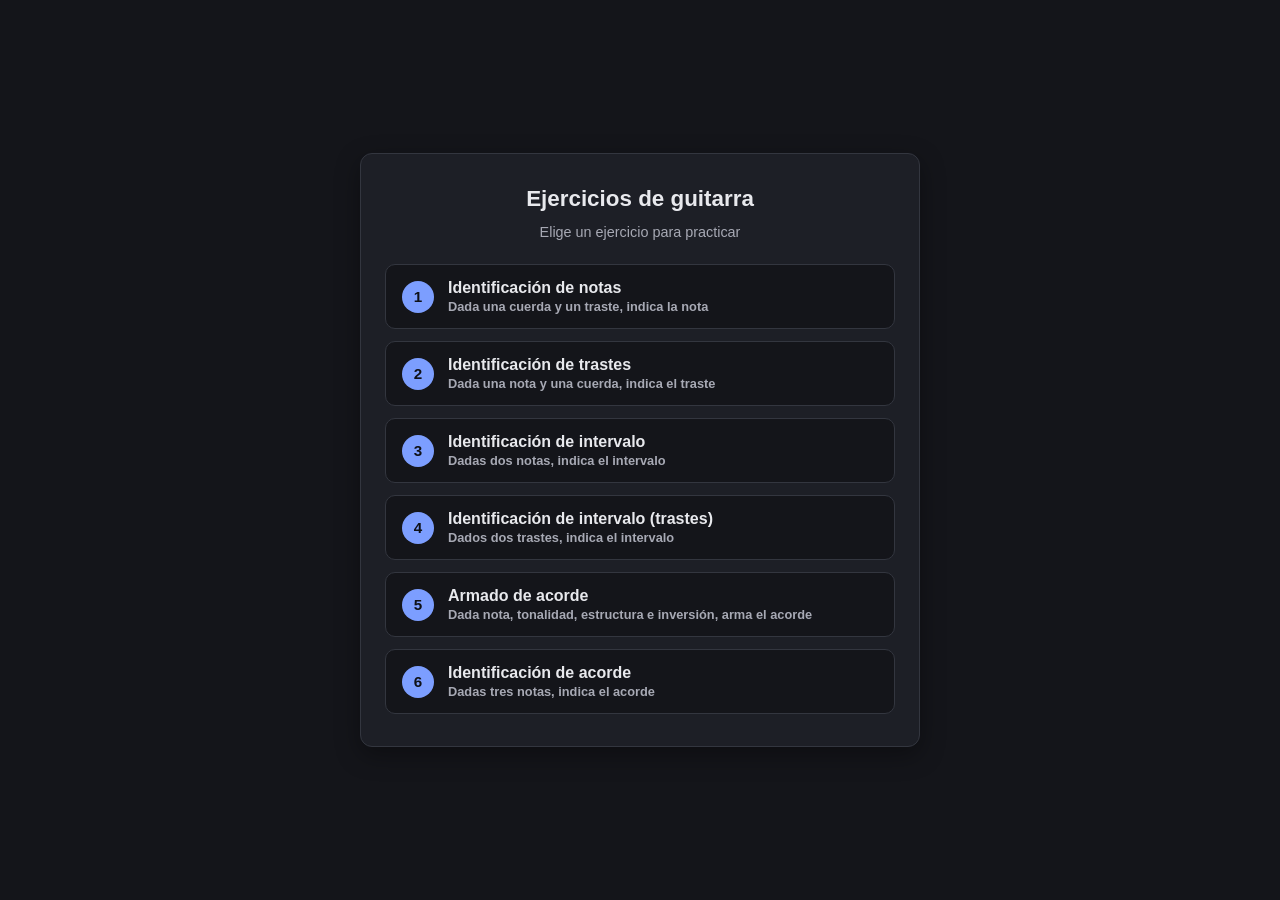
<file: index.html>
<!DOCTYPE html>
<html lang="es">
<head>
  <meta charset="UTF-8">
  <meta name="viewport" content="width=device-width, initial-scale=1.0">
  <title>Ejercicios de guitarra</title>
  <meta name="color-scheme" content="dark">
  <meta name="theme-color" content="#14151a">
  <link rel="manifest" href="./manifest.json">
  <link rel="apple-touch-icon" href="./icons/apple-touch-icon.png">
  <link rel="icon" href="./icons/icon-192.png" type="image/png">
  <link rel="stylesheet" href="style.css?v=2">
</head>
<body>
  <main class="tarjeta tarjeta-menu">
    <h1>Ejercicios de guitarra</h1>
    <p class="subtitulo">Elige un ejercicio para practicar</p>

    <nav class="lista-ejercicios">
      <button class="opcion-ejercicio" data-destino="ejercicio1.html">
        <span class="numero">1</span>
        <span class="texto">
          <span class="titulo-ejercicio">Identificación de notas</span>
          <span class="descripcion-ejercicio">Dada una cuerda y un traste, indica la nota</span>
        </span>
      </button>

      <button class="opcion-ejercicio" data-destino="ejercicio2.html">
        <span class="numero">2</span>
        <span class="texto">
          <span class="titulo-ejercicio">Identificación de trastes</span>
          <span class="descripcion-ejercicio">Dada una nota y una cuerda, indica el traste</span>
        </span>
      </button>

      <button class="opcion-ejercicio" data-destino="ejercicio3.html">
        <span class="numero">3</span>
        <span class="texto">
          <span class="titulo-ejercicio">Identificación de intervalo</span>
          <span class="descripcion-ejercicio">Dadas dos notas, indica el intervalo</span>
        </span>
      </button>

      <button class="opcion-ejercicio" data-destino="ejercicio4.html">
        <span class="numero">4</span>
        <span class="texto">
          <span class="titulo-ejercicio">Identificación de intervalo (trastes)</span>
          <span class="descripcion-ejercicio">Dados dos trastes, indica el intervalo</span>
        </span>
      </button>

      <button class="opcion-ejercicio" data-destino="ejercicio5.html">
        <span class="numero">5</span>
        <span class="texto">
          <span class="titulo-ejercicio">Armado de acorde</span>
          <span class="descripcion-ejercicio">Dada nota, tonalidad, estructura e inversión, arma el acorde</span>
        </span>
      </button>

      <button class="opcion-ejercicio" data-destino="ejercicio6.html">
        <span class="numero">6</span>
        <span class="texto">
          <span class="titulo-ejercicio">Identificación de acorde</span>
          <span class="descripcion-ejercicio">Dadas tres notas, indica el acorde</span>
        </span>
      </button>
    </nav>
  </main>

  <script src="menu.js?v=1"></script>
  <script src="./sw-register.js"></script>
</body>
</html>
</file>
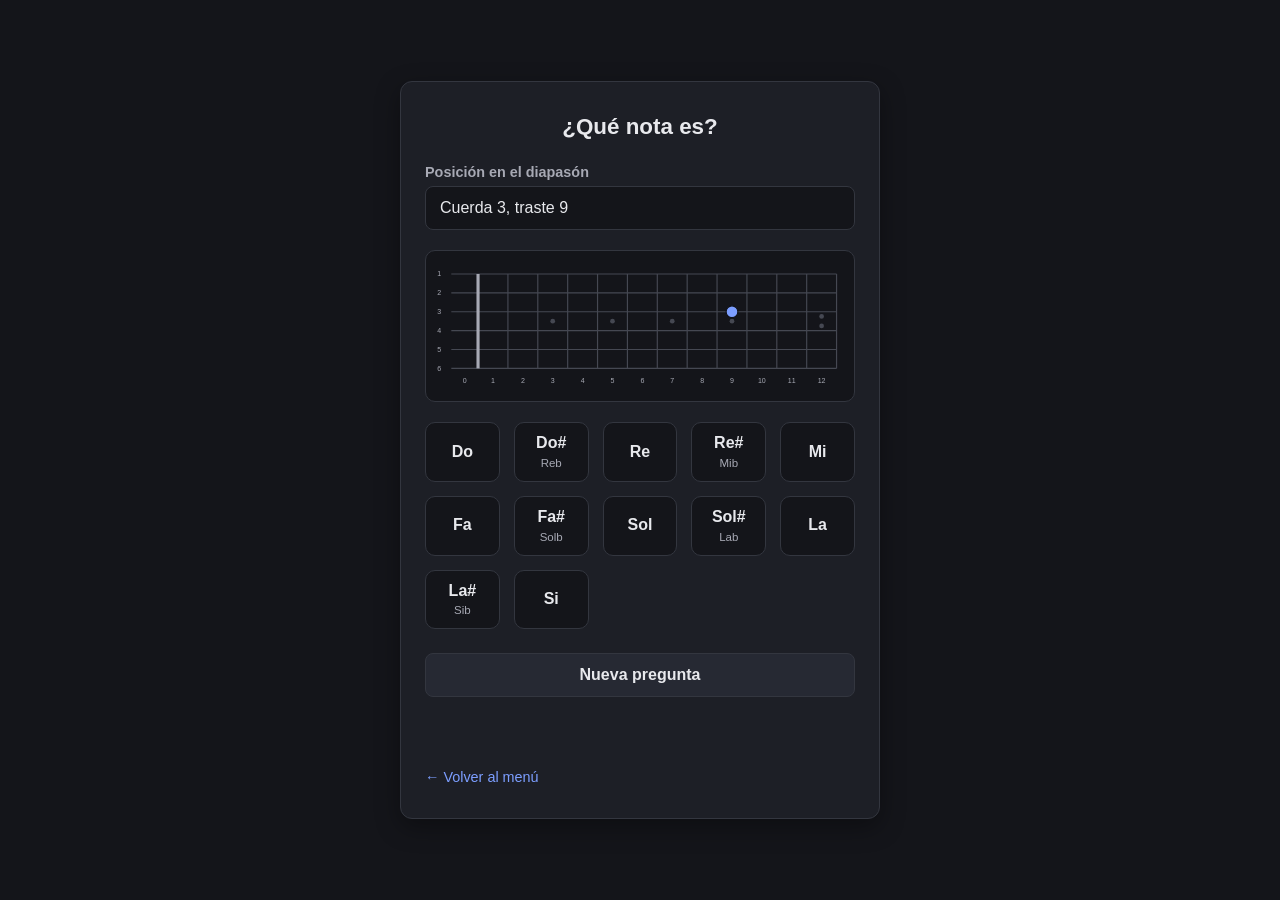
<file: ejercicio1.html>
<!DOCTYPE html>
<html lang="es">
<head>
  <meta charset="UTF-8">
  <meta name="viewport" content="width=device-width, initial-scale=1.0">
  <meta name="color-scheme" content="dark">
  <meta name="theme-color" content="#14151a">
  <link rel="manifest" href="./manifest.json">
  <link rel="apple-touch-icon" href="./icons/apple-touch-icon.png">
  <link rel="icon" href="./icons/icon-192.png" type="image/png">
  <title>Identificación de notas</title>
  <link rel="stylesheet" href="style.css?v=2">
</head>
<body>
  <main class="tarjeta">
    <h1>¿Qué nota es?</h1>

    <section class="campo">
      <label for="pregunta">Posición en el diapasón</label>
      <p id="pregunta" class="pregunta-texto">Cuerda 6, traste 0</p>
    </section>

    <div id="diapason-visual" class="diapason-contenedor"></div>

    <div id="opciones-notas" class="opciones-grid"></div>

    <div class="botones">
      <button id="btn-nueva" class="secundario">Nueva pregunta</button>
    </div>

    <p id="resultado" class="resultado" aria-live="polite"></p>

    <a class="enlace-volver" href="index.html">&larr; Volver al menú</a>
  </main>

  <script src="diapason.js?v=3"></script>
  <script src="diapasonVisual.js?v=1"></script>
  <script src="script1.js?v=5"></script>
  <script src="./sw-register.js"></script>
</body>
</html>
</file>
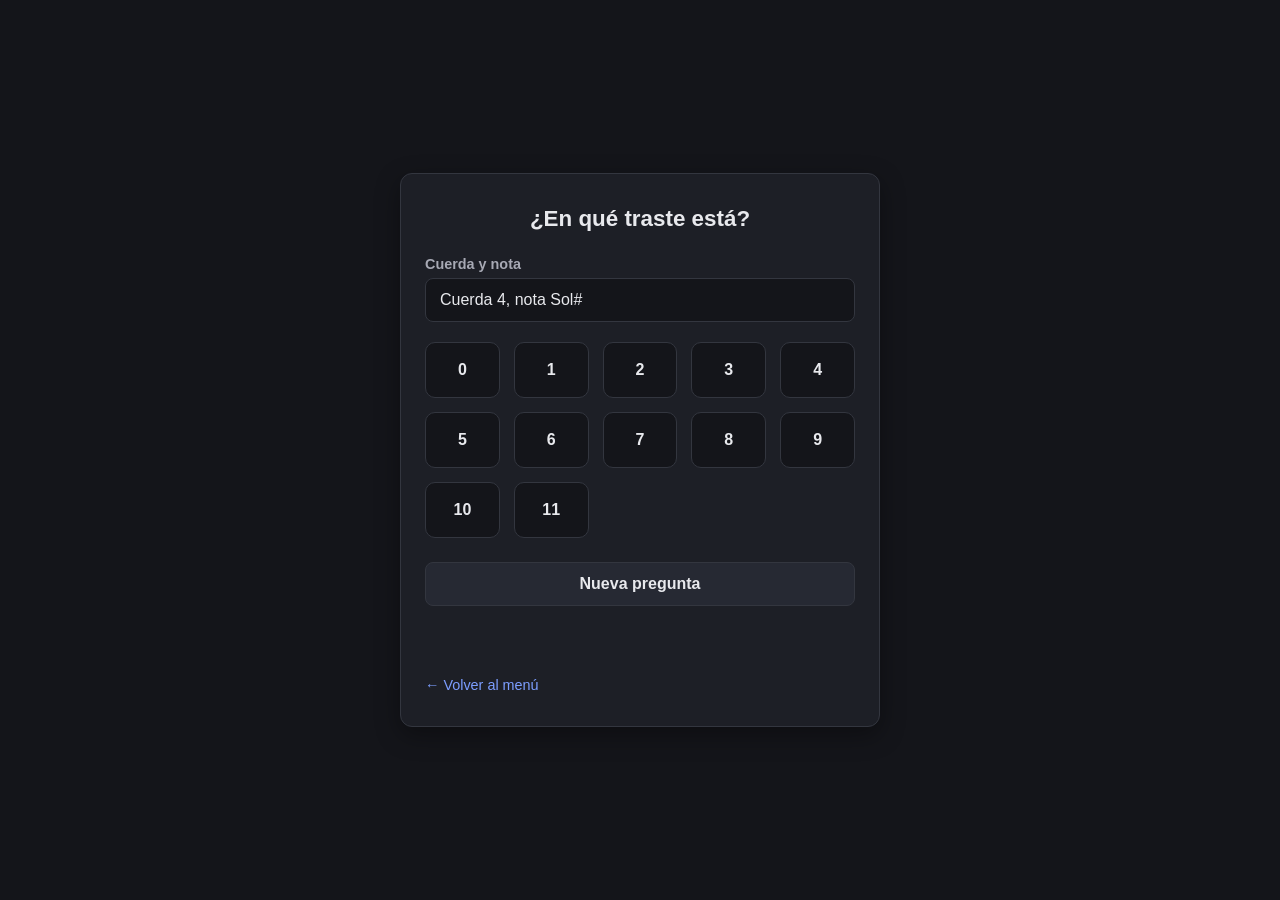
<file: ejercicio2.html>
<!DOCTYPE html>
<html lang="es">
<head>
  <meta charset="UTF-8">
  <meta name="viewport" content="width=device-width, initial-scale=1.0">
  <meta name="color-scheme" content="dark">
  <meta name="theme-color" content="#14151a">
  <link rel="manifest" href="./manifest.json">
  <link rel="apple-touch-icon" href="./icons/apple-touch-icon.png">
  <link rel="icon" href="./icons/icon-192.png" type="image/png">
  <title>Identificación de trastes</title>
  <link rel="stylesheet" href="style.css?v=2">
</head>
<body>
  <main class="tarjeta">
    <h1>¿En qué traste está?</h1>

    <section class="campo">
      <label for="pregunta">Cuerda y nota</label>
      <p id="pregunta" class="pregunta-texto">Cuerda 6, nota Mi</p>
    </section>

    <div id="opciones-trastes" class="opciones-grid"></div>

    <div class="botones">
      <button id="btn-nueva" class="secundario">Nueva pregunta</button>
    </div>

    <p id="resultado" class="resultado" aria-live="polite"></p>

    <a class="enlace-volver" href="index.html">&larr; Volver al menú</a>
  </main>

  <script src="diapason.js?v=3"></script>
  <script src="script2.js?v=3"></script>
  <script src="./sw-register.js"></script>
</body>
</html>
</file>
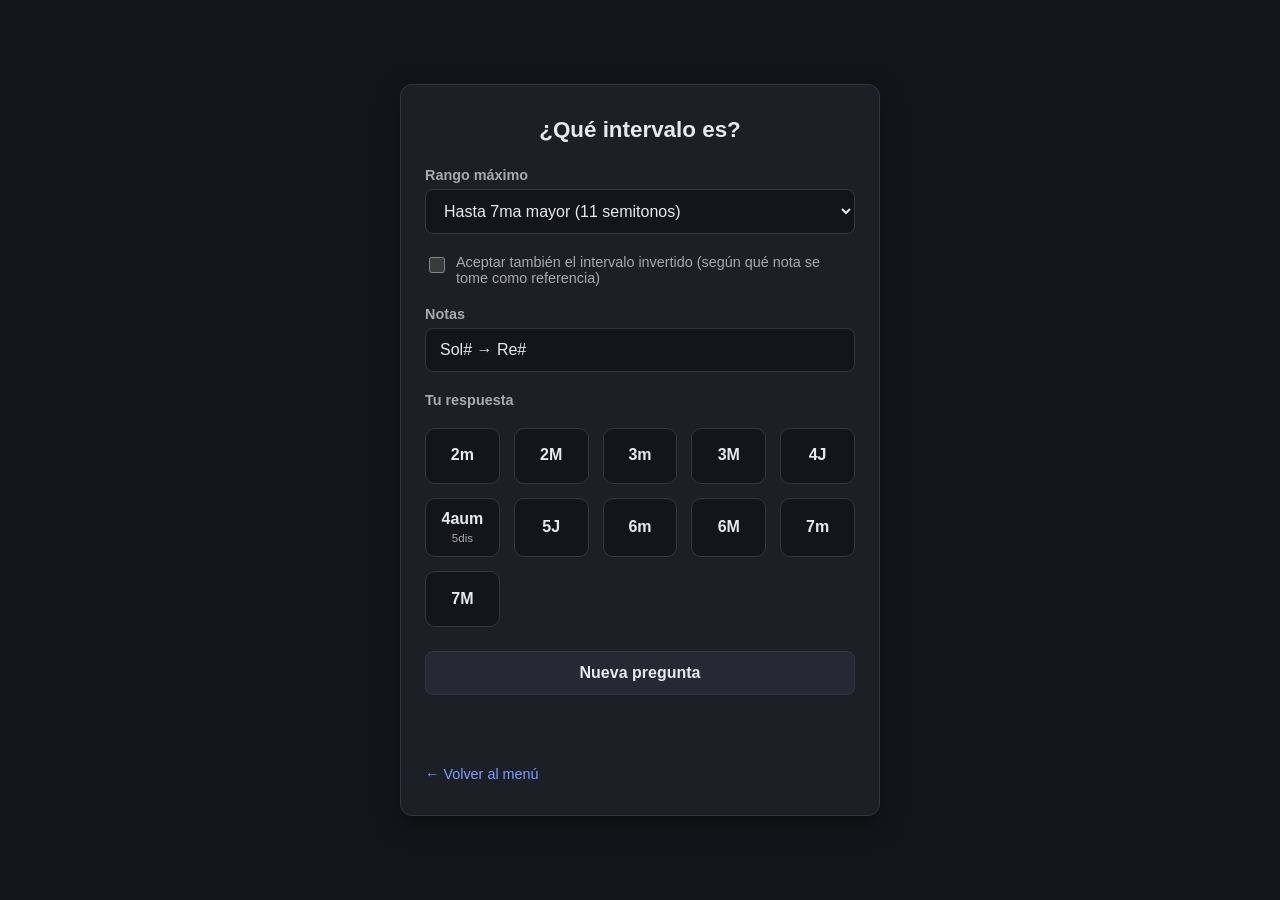
<file: ejercicio3.html>
<!DOCTYPE html>
<html lang="es">
<head>
  <meta charset="UTF-8">
  <meta name="viewport" content="width=device-width, initial-scale=1.0">
  <meta name="color-scheme" content="dark">
  <meta name="theme-color" content="#14151a">
  <link rel="manifest" href="./manifest.json">
  <link rel="apple-touch-icon" href="./icons/apple-touch-icon.png">
  <link rel="icon" href="./icons/icon-192.png" type="image/png">
  <title>Identificación de intervalo</title>
  <link rel="stylesheet" href="style.css?v=2">
</head>
<body>
  <main class="tarjeta">
    <h1>¿Qué intervalo es?</h1>

    <section class="campo">
      <label for="dificultad">Rango máximo</label>
      <select id="dificultad">
        <option value="12">Hasta 8va justa (12 semitonos)</option>
        <option value="11" selected>Hasta 7ma mayor (11 semitonos)</option>
        <option value="13">Hasta 9na menor (13 semitonos)</option>
        <option value="24">Rango completo (24 semitonos)</option>
      </select>
    </section>

    <section class="campo campo-checkbox">
      <label for="aceptar-inversion">
        <input type="checkbox" id="aceptar-inversion">
        Aceptar también el intervalo invertido (según qué nota se tome como referencia)
      </label>
    </section>

    <section class="campo">
      <label for="pregunta">Notas</label>
      <p id="pregunta" class="pregunta-texto">Do &rarr; Re</p>
    </section>

    <section class="campo">
      <label for="opciones-intervalo">Tu respuesta</label>
    </section>
    <div id="opciones-intervalo" class="opciones-grid"></div>

    <div class="botones">
      <button id="btn-nueva" class="secundario">Nueva pregunta</button>
    </div>

    <p id="resultado" class="resultado" aria-live="polite"></p>

    <a class="enlace-volver" href="index.html">&larr; Volver al menú</a>
  </main>

  <script src="diapason.js?v=4"></script>
  <script src="script3.js?v=2"></script>
  <script src="./sw-register.js"></script>
</body>
</html>
</file>
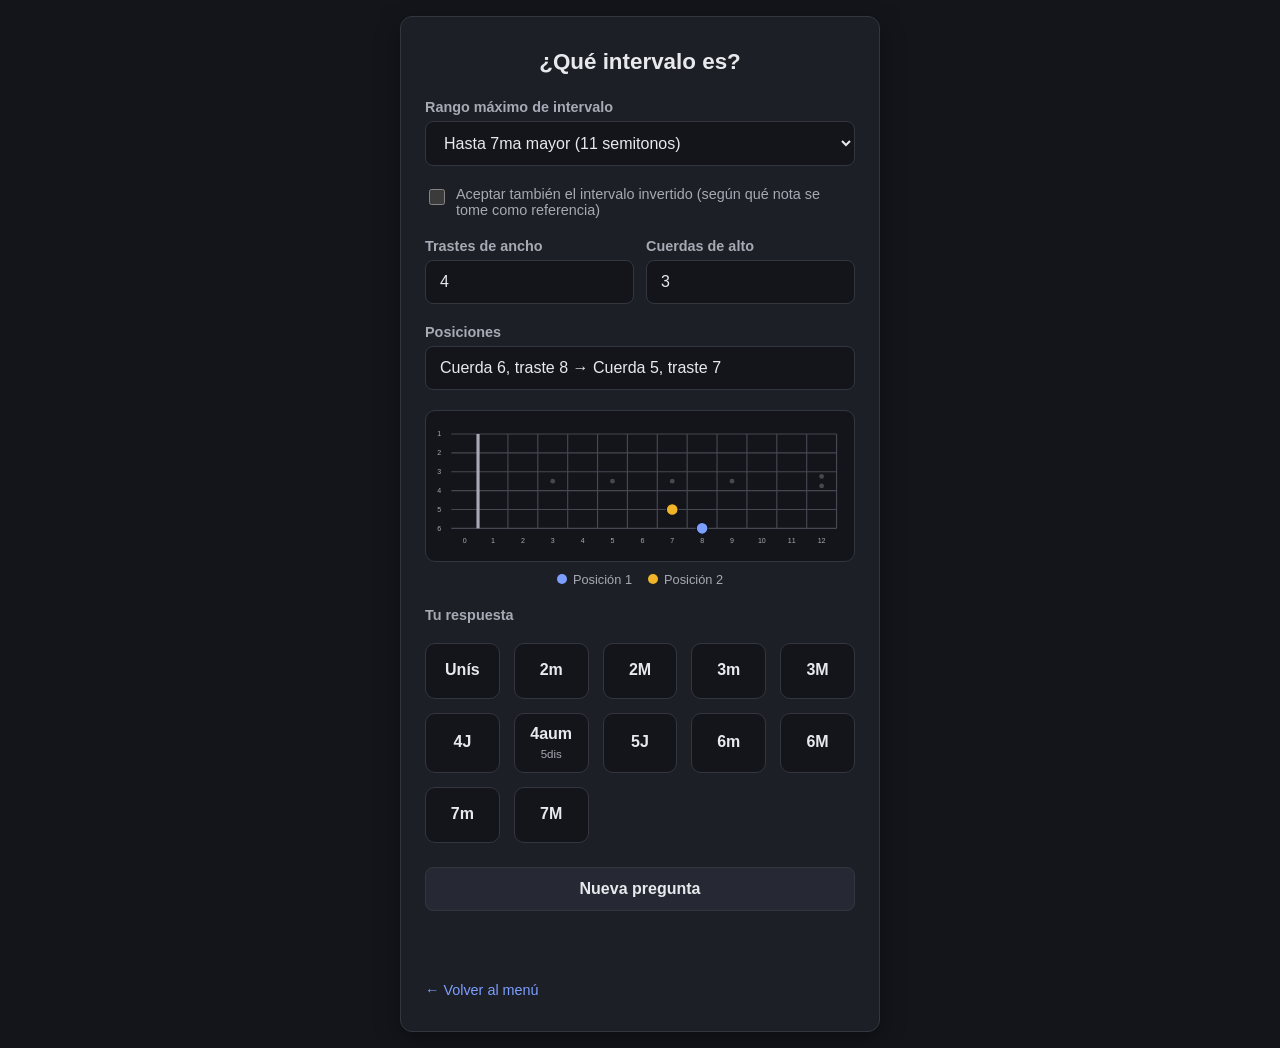
<file: ejercicio4.html>
<!DOCTYPE html>
<html lang="es">
<head>
  <meta charset="UTF-8">
  <meta name="viewport" content="width=device-width, initial-scale=1.0">
  <meta name="color-scheme" content="dark">
  <meta name="theme-color" content="#14151a">
  <link rel="manifest" href="./manifest.json">
  <link rel="apple-touch-icon" href="./icons/apple-touch-icon.png">
  <link rel="icon" href="./icons/icon-192.png" type="image/png">
  <title>Identificación de intervalo (trastes)</title>
  <link rel="stylesheet" href="style.css?v=2">
</head>
<body>
  <main class="tarjeta">
    <h1>¿Qué intervalo es?</h1>

    <section class="campo">
      <label for="dificultad">Rango máximo de intervalo</label>
      <select id="dificultad">
        <option value="12">Hasta 8va justa (12 semitonos)</option>
        <option value="11" selected>Hasta 7ma mayor (11 semitonos)</option>
        <option value="13">Hasta 9na menor (13 semitonos)</option>
        <option value="24">Rango completo (24 semitonos)</option>
      </select>
    </section>

    <section class="campo campo-checkbox">
      <label for="aceptar-inversion">
        <input type="checkbox" id="aceptar-inversion">
        Aceptar también el intervalo invertido (según qué nota se tome como referencia)
      </label>
    </section>

    <section class="campo campo-doble">
      <div>
        <label for="max-trastes">Trastes de ancho</label>
        <input type="number" id="max-trastes" min="1" max="13" value="4">
      </div>
      <div>
        <label for="max-cuerdas">Cuerdas de alto</label>
        <input type="number" id="max-cuerdas" min="1" max="6" value="3">
      </div>
    </section>

    <section class="campo">
      <label for="pregunta">Posiciones</label>
      <p id="pregunta" class="pregunta-texto">Cuerda 6, traste 5 &rarr; Cuerda 6, traste 4</p>
    </section>

    <div id="diapason-visual" class="diapason-contenedor"></div>
    <div class="diapason-leyenda">
      <span><span class="diapason-punto diapason-punto-1"></span>Posición 1</span>
      <span><span class="diapason-punto diapason-punto-2"></span>Posición 2</span>
    </div>

    <section class="campo">
      <label for="opciones-intervalo">Tu respuesta</label>
    </section>
    <div id="opciones-intervalo" class="opciones-grid"></div>

    <div class="botones">
      <button id="btn-nueva" class="secundario">Nueva pregunta</button>
    </div>

    <p id="resultado" class="resultado" aria-live="polite"></p>

    <a class="enlace-volver" href="index.html">&larr; Volver al menú</a>
  </main>

  <script src="diapason.js?v=3"></script>
  <script src="diapasonVisual.js?v=1"></script>
  <script src="script4.js?v=2"></script>
  <script src="./sw-register.js"></script>
</body>
</html>
</file>
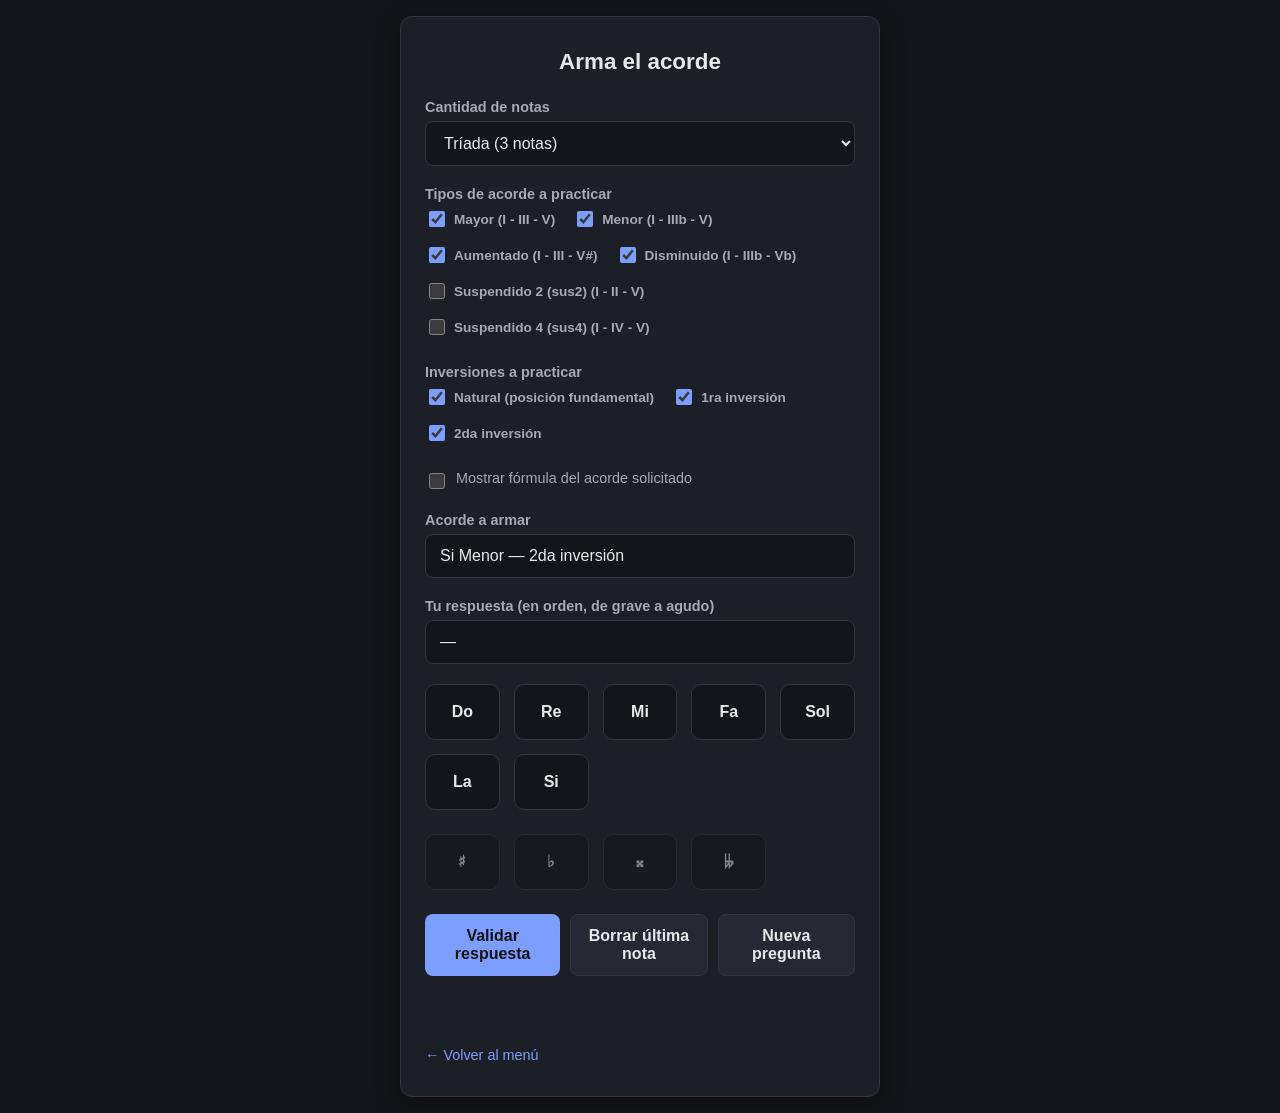
<file: ejercicio5.html>
<!DOCTYPE html>
<html lang="es">
<head>
  <meta charset="UTF-8">
  <meta name="viewport" content="width=device-width, initial-scale=1.0">
  <meta name="color-scheme" content="dark">
  <meta name="theme-color" content="#14151a">
  <link rel="manifest" href="./manifest.json">
  <link rel="apple-touch-icon" href="./icons/apple-touch-icon.png">
  <link rel="icon" href="./icons/icon-192.png" type="image/png">
  <title>Armado de acorde</title>
  <link rel="stylesheet" href="style.css?v=4">
</head>
<body>
  <main class="tarjeta">
    <h1>Arma el acorde</h1>

    <section class="campo">
      <label for="cantidad-notas">Cantidad de notas</label>
      <select id="cantidad-notas">
        <option value="3">Tríada (3 notas)</option>
        <option value="4">Tétrada (4 notas)</option>
      </select>
    </section>

    <section class="campo">
      <label>Tipos de acorde a practicar</label>
      <div id="checkboxes-tipo-triada" class="checkbox-grid"></div>
      <div id="checkboxes-tipo-tetrada" class="checkbox-grid oculto"></div>
    </section>

    <section class="campo">
      <label>Inversiones a practicar</label>
      <div id="checkboxes-inversion" class="checkbox-grid"></div>
    </section>

    <section class="campo campo-checkbox">
      <label for="mostrar-formula">
        <input type="checkbox" id="mostrar-formula">
        Mostrar fórmula del acorde solicitado
      </label>
    </section>

    <section class="campo">
      <label for="pregunta">Acorde a armar</label>
      <p id="pregunta" class="pregunta-texto">Re Mayor — Natural (posición fundamental)</p>
    </section>

    <section class="campo">
      <label for="respuesta-construida">Tu respuesta (en orden, de grave a agudo)</label>
      <p id="respuesta-construida" class="pregunta-texto">—</p>
    </section>

    <div id="opciones-letras" class="opciones-grid"></div>
    <div id="opciones-alteraciones" class="opciones-grid"></div>

    <div class="botones">
      <button id="btn-validar">Validar respuesta</button>
      <button id="btn-borrar-ultima" class="secundario">Borrar última nota</button>
      <button id="btn-nueva" class="secundario">Nueva pregunta</button>
    </div>

    <p id="resultado" class="resultado" aria-live="polite"></p>

    <a class="enlace-volver" href="index.html">&larr; Volver al menú</a>
  </main>

  <script src="diapason.js?v=4"></script>
  <script src="acordes.js?v=2"></script>
  <script src="script5.js?v=3"></script>
  <script src="./sw-register.js"></script>
</body>
</html>
</file>
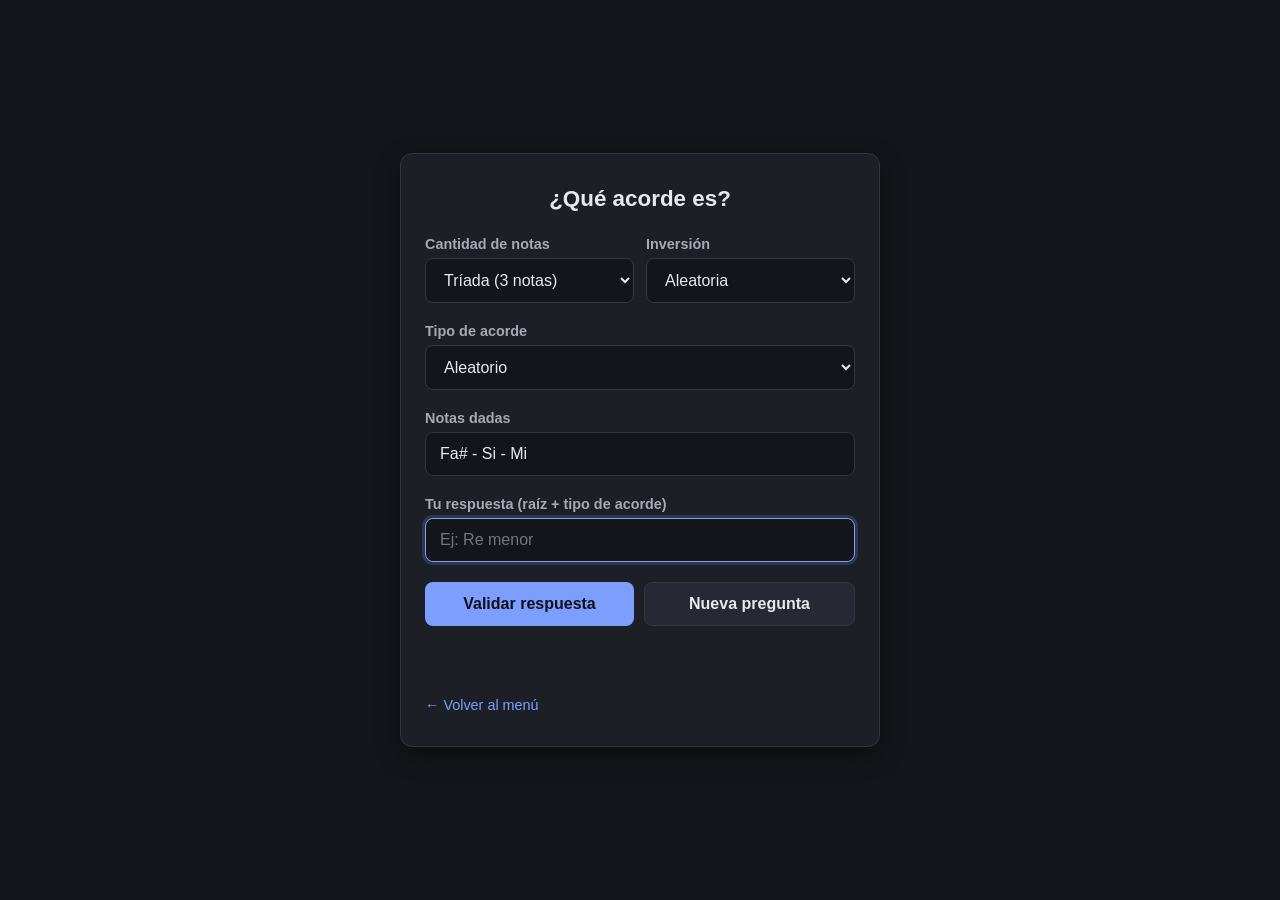
<file: ejercicio6.html>
<!DOCTYPE html>
<html lang="es">
<head>
  <meta charset="UTF-8">
  <meta name="viewport" content="width=device-width, initial-scale=1.0">
  <meta name="color-scheme" content="dark">
  <meta name="theme-color" content="#14151a">
  <link rel="manifest" href="./manifest.json">
  <link rel="apple-touch-icon" href="./icons/apple-touch-icon.png">
  <link rel="icon" href="./icons/icon-192.png" type="image/png">
  <title>Identificación de acorde</title>
  <link rel="stylesheet" href="style.css?v=2">
</head>
<body>
  <main class="tarjeta">
    <h1>¿Qué acorde es?</h1>

    <section class="campo campo-doble">
      <div>
        <label for="cantidad-notas">Cantidad de notas</label>
        <select id="cantidad-notas">
          <option value="3">Tríada (3 notas)</option>
          <option value="4">Tétrada (4 notas)</option>
        </select>
      </div>
      <div>
        <label for="inversion">Inversión</label>
        <select id="inversion"></select>
      </div>
    </section>

    <section class="campo">
      <label for="tipo-acorde">Tipo de acorde</label>
      <select id="tipo-acorde"></select>
    </section>

    <section class="campo">
      <label for="pregunta">Notas dadas</label>
      <p id="pregunta" class="pregunta-texto">Fa# - La - Re</p>
    </section>

    <section class="campo">
      <label for="respuesta">Tu respuesta (raíz + tipo de acorde)</label>
      <input type="text" id="respuesta" placeholder="Ej: Re menor">
    </section>

    <div class="botones">
      <button id="btn-validar">Validar respuesta</button>
      <button id="btn-nueva" class="secundario">Nueva pregunta</button>
    </div>

    <p id="resultado" class="resultado" aria-live="polite"></p>

    <a class="enlace-volver" href="index.html">&larr; Volver al menú</a>
  </main>

  <script src="diapason.js?v=3"></script>
  <script src="acordes.js?v=2"></script>
  <script src="script6.js?v=1"></script>
  <script src="./sw-register.js"></script>
</body>
</html>
</file>
<file: style.css>
:root {
  --bg: #14151a;
  --superficie: #1d1f26;
  --superficie-hover: #262933;
  --borde: #33363f;
  --borde-fuerte: #454852;
  --texto: #e8e9ed;
  --texto-secundario: #a7a9b4;
  --texto-tenue: #74767f;
  --acento: #7c9eff;
  --acento-hover: #6485e6;
  --acento-suave: rgba(124, 158, 255, 0.18);
  --exito: #4ade80;
  --error: #f87171;
  --sombra: 0 8px 24px rgba(0, 0, 0, 0.35);
}

* {
  box-sizing: border-box;
}

body {
  margin: 0;
  min-height: 100vh;
  display: flex;
  align-items: center;
  justify-content: center;
  background: var(--bg);
  font-family: Arial, Helvetica, sans-serif;
  padding: 16px;
  color: var(--texto);
}

.tarjeta {
  width: 100%;
  max-width: 480px;
  background: var(--superficie);
  border: 1px solid var(--borde);
  border-radius: 12px;
  box-shadow: var(--sombra);
  padding: 32px 24px;
}

h1 {
  font-size: 1.4rem;
  margin-top: 0;
  margin-bottom: 24px;
  text-align: center;
  color: var(--texto);
}

.campo {
  margin-bottom: 20px;
}

label {
  display: block;
  font-weight: bold;
  margin-bottom: 6px;
  color: var(--texto-secundario);
  font-size: 0.9rem;
}

.pregunta-texto {
  background: var(--bg);
  border: 1px solid var(--borde);
  border-radius: 8px;
  padding: 12px 14px;
  margin: 0;
  color: var(--texto);
}

input[type="text"] {
  width: 100%;
  padding: 12px 14px;
  border: 1px solid var(--borde);
  border-radius: 8px;
  font-size: 1rem;
  background: var(--bg);
  color: var(--texto);
}

input[type="text"]::placeholder {
  color: var(--texto-tenue);
}

input[type="text"]:focus {
  outline: none;
  border-color: var(--acento);
  box-shadow: 0 0 0 3px var(--acento-suave);
}

.checkbox-grid {
  display: flex;
  flex-wrap: wrap;
  gap: 8px 18px;
  margin: 4px 0 20px;
}

.checkbox-item {
  display: flex;
  align-items: center;
  gap: 6px;
  font-size: 0.85rem;
  color: var(--texto-secundario);
  cursor: pointer;
  white-space: nowrap;
}

.checkbox-item input[type="checkbox"] {
  width: 16px;
  height: 16px;
  accent-color: var(--acento);
  cursor: pointer;
  flex-shrink: 0;
}

.nota-correcta {
  color: var(--exito);
  font-weight: bold;
}

.nota-incorrecta {
  color: var(--error);
  font-weight: bold;
}

.campo-checkbox label {
  display: flex;
  align-items: flex-start;
  gap: 8px;
  font-weight: normal;
  color: var(--texto-secundario);
  cursor: pointer;
}

.campo-checkbox input[type="checkbox"] {
  margin-top: 3px;
  flex-shrink: 0;
  width: 16px;
  height: 16px;
  accent-color: var(--acento);
  cursor: pointer;
}

.opciones-grid {
  display: grid;
  grid-template-columns: repeat(auto-fill, minmax(72px, 1fr));
  gap: 14px;
  margin: 8px 0 24px;
}

.opcion-boton {
  min-height: 56px;
  padding: 10px 8px;
  border-radius: 10px;
  border: 1px solid var(--borde);
  background: var(--bg);
  color: var(--texto);
  cursor: pointer;
  font-size: 1rem;
  font-weight: bold;
  line-height: 1.3;
  transition: background 0.15s ease, border-color 0.15s ease, transform 0.1s ease;
}

.opcion-boton .nota-alt {
  display: block;
  margin-top: 2px;
  font-size: 0.72rem;
  font-weight: normal;
  color: var(--texto-secundario);
}

.opcion-boton:hover:not(:disabled) {
  background: var(--superficie-hover);
  border-color: var(--acento);
}

.opcion-boton:active:not(:disabled) {
  transform: scale(0.95);
}

.opcion-boton:disabled {
  cursor: not-allowed;
  opacity: 0.5;
}

.oculto {
  display: none !important;
}

.opcion-boton.activa {
  border-color: var(--acento);
  box-shadow: 0 0 0 2px var(--acento-suave);
}

.opcion-boton.correcta {
  background: var(--exito);
  border-color: var(--exito);
  color: #0f1117;
  opacity: 1;
}

.opcion-boton.correcta .nota-alt {
  color: #0f1117;
  opacity: 0.75;
}

.opcion-boton.incorrecta {
  background: var(--error);
  border-color: var(--error);
  color: #0f1117;
  opacity: 1;
}

.opcion-boton.incorrecta .nota-alt {
  color: #0f1117;
  opacity: 0.75;
}

/* En pantallas muy angostas, botones un poco más chicos para que entren cómodas 4 por fila */
@media (max-width: 380px) {
  .opciones-grid {
    grid-template-columns: repeat(auto-fill, minmax(60px, 1fr));
    gap: 10px;
  }

  .opcion-boton {
    min-height: 50px;
    font-size: 0.9rem;
  }

  .opcion-boton .nota-alt {
    font-size: 0.65rem;
  }
}

.diapason-contenedor {
  background: var(--bg);
  border: 1px solid var(--borde);
  border-radius: 10px;
  padding: 12px 8px;
  margin: 4px 0 20px;
}

.diapason-svg {
  display: block;
  width: 100%;
  height: auto;
  aspect-ratio: 524 / 160;
}

.diapason-cuerda-linea,
.diapason-traste-linea {
  stroke: var(--borde-fuerte);
  stroke-width: 1.5;
}

.diapason-nut {
  stroke: var(--texto-secundario);
  stroke-width: 4;
}

.diapason-inlay {
  fill: var(--borde-fuerte);
}

.diapason-label-cuerda {
  font-size: 9px;
  fill: var(--texto-secundario);
}

.diapason-label-traste {
  font-size: 9px;
  fill: var(--texto-secundario);
  text-anchor: middle;
}

.diapason-marcador {
  stroke: #0f1117;
  stroke-width: 1.5;
}

.diapason-marcador-1 {
  fill: var(--acento);
}

.diapason-marcador-2 {
  fill: #f0b429;
}

.diapason-leyenda {
  display: flex;
  gap: 16px;
  justify-content: center;
  margin: -10px 0 20px;
  font-size: 0.8rem;
  color: var(--texto-secundario);
}

.diapason-leyenda span {
  display: inline-flex;
  align-items: center;
  gap: 6px;
}

.diapason-punto {
  width: 10px;
  height: 10px;
  border-radius: 50%;
  display: inline-block;
}

.diapason-punto-1 {
  background: var(--acento);
}

.diapason-punto-2 {
  background: #f0b429;
}

.campo-doble {
  display: flex;
  gap: 12px;
}

.campo-doble > div {
  flex: 1;
}

input[type="number"] {
  width: 100%;
  padding: 12px 14px;
  border: 1px solid var(--borde);
  border-radius: 8px;
  font-size: 1rem;
  background: var(--bg);
  color: var(--texto);
}

input[type="number"]:focus {
  outline: none;
  border-color: var(--acento);
  box-shadow: 0 0 0 3px var(--acento-suave);
}

select {
  width: 100%;
  padding: 12px 14px;
  border: 1px solid var(--borde);
  border-radius: 8px;
  font-size: 1rem;
  background: var(--bg);
  color: var(--texto);
  cursor: pointer;
}

select:focus {
  outline: none;
  border-color: var(--acento);
  box-shadow: 0 0 0 3px var(--acento-suave);
}

.botones {
  display: flex;
  gap: 10px;
}

button {
  flex: 1;
  padding: 12px;
  background: var(--acento);
  color: #0f1117;
  border: none;
  border-radius: 8px;
  font-size: 1rem;
  font-weight: bold;
  cursor: pointer;
  transition: background 0.2s ease;
}

button:hover {
  background: var(--acento-hover);
}

button:active {
  transform: scale(0.98);
}

button.secundario {
  background: var(--superficie-hover);
  color: var(--texto);
  border: 1px solid var(--borde);
}

button.secundario:hover {
  background: var(--borde);
}

.resultado {
  margin-top: 16px;
  text-align: center;
  font-weight: bold;
  min-height: 1.2em;
}

.resultado.correcto {
  color: var(--exito);
}

.resultado.incorrecto {
  color: var(--error);
}

/* Menu de ejercicios */
.tarjeta-menu {
  max-width: 560px;
}

.subtitulo {
  text-align: center;
  color: var(--texto-secundario);
  margin-top: -12px;
  margin-bottom: 24px;
  font-size: 0.9rem;
}

.lista-ejercicios {
  display: flex;
  flex-direction: column;
  gap: 12px;
}

.opcion-ejercicio {
  width: 100%;
  display: flex;
  align-items: center;
  gap: 14px;
  text-align: left;
  background: var(--bg);
  border: 1px solid var(--borde);
  border-radius: 10px;
  padding: 14px 16px;
  cursor: pointer;
  transition: background 0.15s ease, border-color 0.15s ease;
}

.opcion-ejercicio:hover {
  background: var(--superficie-hover);
  border-color: var(--acento);
}

.opcion-ejercicio:active {
  transform: scale(0.99);
}

.numero {
  flex-shrink: 0;
  width: 32px;
  height: 32px;
  border-radius: 50%;
  background: var(--acento);
  color: #0f1117;
  font-weight: bold;
  display: flex;
  align-items: center;
  justify-content: center;
  font-size: 0.95rem;
}

.texto {
  display: flex;
  flex-direction: column;
  gap: 2px;
}

.titulo-ejercicio {
  font-weight: bold;
  color: var(--texto);
  font-size: 1rem;
}

.descripcion-ejercicio {
  font-size: 0.8rem;
  color: var(--texto-secundario);
}

.enlace-volver {
  display: inline-block;
  margin-top: 20px;
  font-size: 0.9rem;
  color: var(--acento);
  text-decoration: none;
}

.enlace-volver:hover {
  text-decoration: underline;
}

.en-construccion {
  text-align: center;
  color: var(--texto-secundario);
  padding: 24px 0;
}

/* Responsive */
@media (max-width: 480px) {
  .opcion-ejercicio {
    padding: 12px;
  }
  .tarjeta {
    padding: 24px 16px;
  }

  h1 {
    font-size: 1.2rem;
  }

  .botones {
    flex-direction: column;
  }
}
</file>
